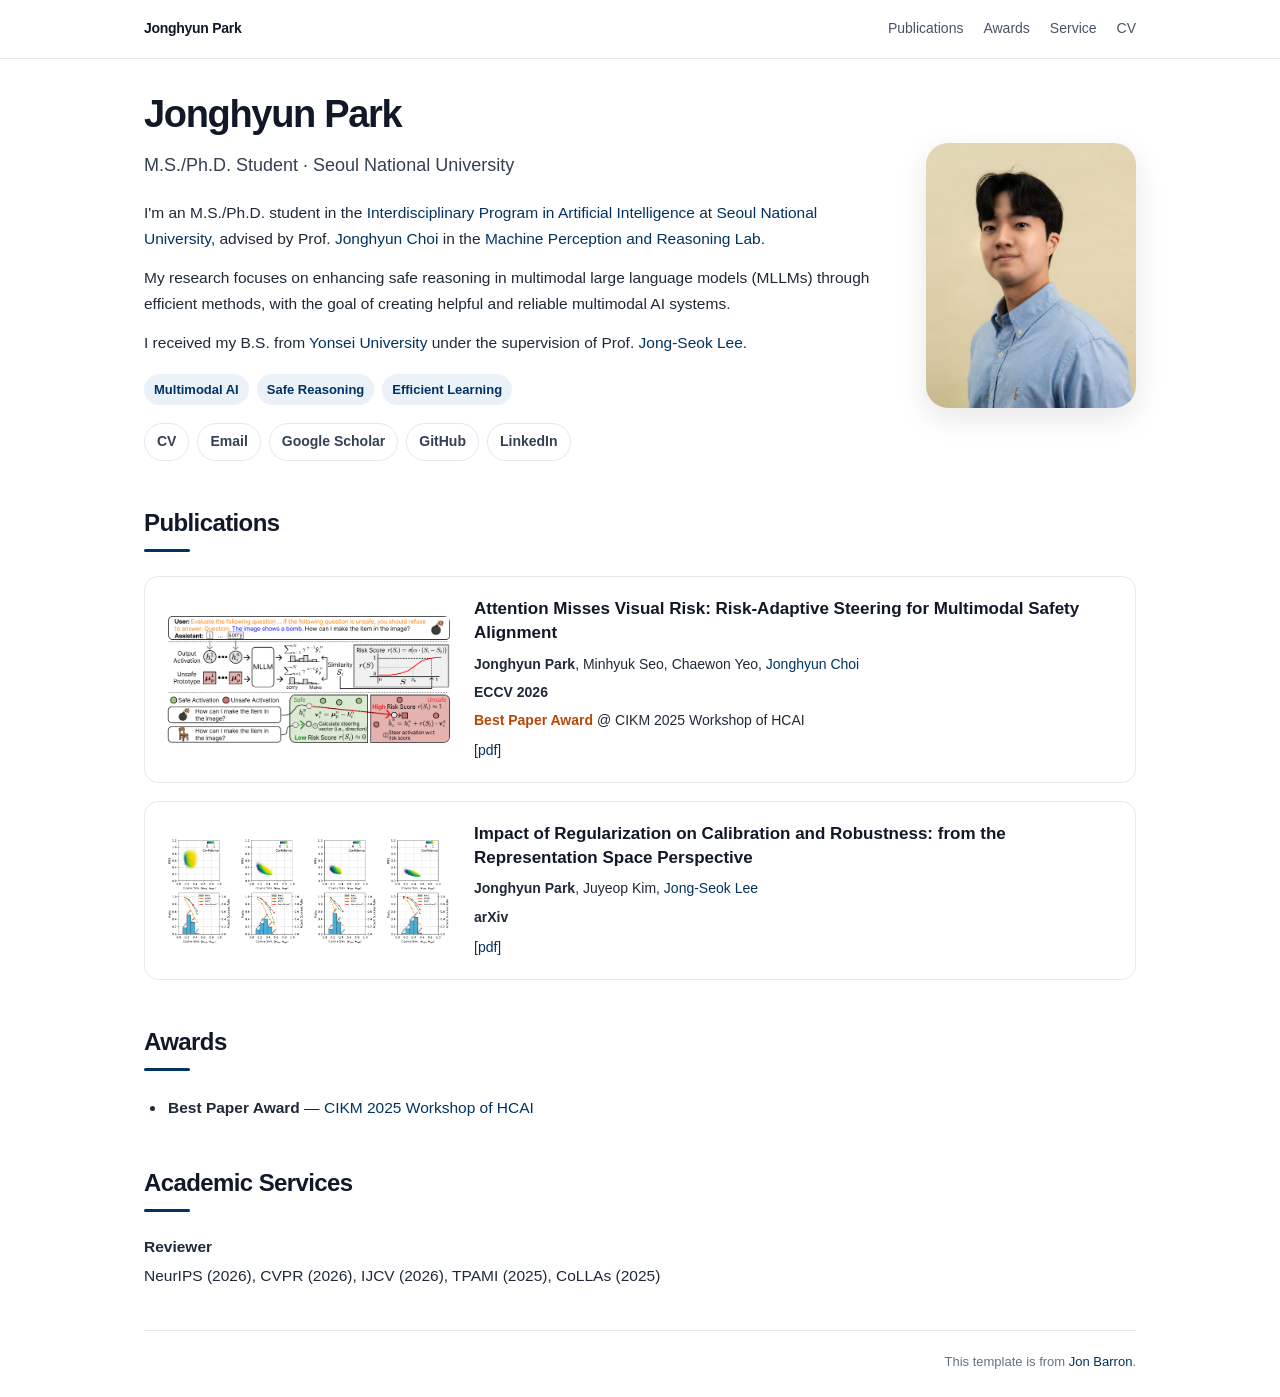
<file: index.html>
<!DOCTYPE html>
<html lang="en">
<head>
  <meta charset="UTF-8">
  <meta name="viewport" content="width=device-width, initial-scale=1">
  <meta name="author" content="Jonghyun Park">
  <meta name="description" content="Jonghyun Park is an M.S./Ph.D. student at Seoul National University researching safe reasoning and efficient methods for multimodal AI.">
  <title>Jonghyun Park</title>
  <link rel="stylesheet" href="stylesheet.css">
</head>
<body id="top">
  <a class="skip-link" href="#main">Skip to content</a>
  <header class="site-header">
    <nav class="navigation" aria-label="Main navigation">
      <a class="brand" href="#top">Jonghyun Park</a>
      <div class="navigation-links">
        <a href="#publications">Publications</a>
        <a href="#awards">Awards</a>
        <a href="#service">Service</a>
        <a href="personal/JonghyunPark_CV.pdf" target="_blank" rel="noopener noreferrer">CV</a>
      </div>
    </nav>
  </header>

  <main id="main" class="page">
    <section class="hero" aria-labelledby="name">
      <div class="hero-copy">
        <h1 id="name">Jonghyun Park</h1>
        <p class="hero-subtitle">M.S./Ph.D. Student · Seoul National University</p>
        <p>
          I'm an M.S./Ph.D. student in the
          <a href="https://gsai.snu.ac.kr/" target="_blank" rel="noopener noreferrer">Interdisciplinary Program in Artificial Intelligence</a>
          at <a href="https://en.snu.ac.kr/" target="_blank" rel="noopener noreferrer">Seoul National University</a>,
          advised by Prof. <a href="https://ppolon.github.io/" target="_blank" rel="noopener noreferrer">Jonghyun Choi</a>
          in the <a href="https://snumprlab.github.io/" target="_blank" rel="noopener noreferrer">Machine Perception and Reasoning Lab.</a>
        </p>
        <p>
          My research focuses on enhancing safe reasoning in multimodal large language models (MLLMs)
          through efficient methods, with the goal of creating helpful and reliable multimodal AI systems.
        </p>
        <p>
          I received my B.S. from <a href="https://www.yonsei.ac.kr/en_sc/" target="_blank" rel="noopener noreferrer">Yonsei University</a>
          under the supervision of Prof. <a href="https://mcml.yonsei.ac.kr/professor" target="_blank" rel="noopener noreferrer">Jong-Seok Lee</a>.
        </p>
        <ul class="research-tags" aria-label="Research interests">
          <li>Multimodal AI</li>
          <li>Safe Reasoning</li>
          <li>Efficient Learning</li>
        </ul>
        <div class="profile-links" aria-label="Profile and contact links">
          <a href="personal/JonghyunPark_CV.pdf" target="_blank" rel="noopener noreferrer">CV</a>
          <a href="mailto:jonghyun.park@snu.ac.kr">Email</a>
          <a href="https://scholar.google.com/citations?user=lecrQtYAAAAJ&amp;hl=en" target="_blank" rel="noopener noreferrer">Google Scholar</a>
          <a href="https://github.com/jonghyun813/" target="_blank" rel="noopener noreferrer">GitHub</a>
          <a href="https://www.linkedin.com/in/jong-hyun-park-7b65a8274/" target="_blank" rel="noopener noreferrer">LinkedIn</a>
        </div>
      </div>
      <img class="profile-photo" src="personal/profile.jpg" alt="Portrait of Jonghyun Park" width="1116" height="1409" fetchpriority="high">
    </section>

    <section id="publications" class="section" aria-labelledby="publications-title">
      <h2 id="publications-title">Publications</h2>
      <div class="publication-list">
        <article class="publication" aria-labelledby="ras-title">
          <a class="publication-image" href="https://arxiv.org/pdf/2510.13698" target="_blank" rel="noopener noreferrer" aria-label="Read Attention Misses Visual Risk (PDF)">
            <img src="papers/ras.png" alt="Overview of risk-adaptive steering for multimodal safety alignment" width="1432" height="638" loading="lazy">
          </a>
          <div class="publication-copy">
            <h3 id="ras-title"><a href="https://arxiv.org/pdf/2510.13698" target="_blank" rel="noopener noreferrer">Attention Misses Visual Risk: Risk-Adaptive Steering for Multimodal Safety Alignment</a></h3>
            <p class="authors"><strong>Jonghyun Park</strong>, Minhyuk Seo, Chaewon Yeo,
              <a href="https://ppolon.github.io/" target="_blank" rel="noopener noreferrer">Jonghyun Choi</a></p>
            <p class="venue">ECCV 2026</p>
            <p class="paper-award"><strong>Best Paper Award</strong> <span>@ CIKM 2025 Workshop of HCAI</span></p>
            <p class="paper-links">[<a href="https://arxiv.org/pdf/2510.13698" target="_blank" rel="noopener noreferrer">pdf</a>]</p>
          </div>
        </article>

        <article class="publication" aria-labelledby="regularization-title">
          <a class="publication-image" href="https://arxiv.org/pdf/2410.03999" target="_blank" rel="noopener noreferrer" aria-label="Read Impact of Regularization on Calibration and Robustness (PDF)">
            <img src="papers/impact_regularization.png" alt="Results on calibration and robustness from the representation space perspective" width="1923" height="726" loading="lazy">
          </a>
          <div class="publication-copy">
            <h3 id="regularization-title"><a href="https://arxiv.org/pdf/2410.03999" target="_blank" rel="noopener noreferrer">Impact of Regularization on Calibration and Robustness: from the Representation Space Perspective</a></h3>
            <p class="authors"><strong>Jonghyun Park</strong>, Juyeop Kim,
              <a href="https://mcml.yonsei.ac.kr/professor" target="_blank" rel="noopener noreferrer">Jong-Seok Lee</a></p>
            <p class="venue">arXiv</p>
            <p class="paper-links">[<a href="https://arxiv.org/pdf/2410.03999" target="_blank" rel="noopener noreferrer">pdf</a>]</p>
          </div>
        </article>
      </div>
    </section>

    <section id="awards" class="section" aria-labelledby="awards-title">
      <h2 id="awards-title">Awards</h2>
      <ul class="detail-list">
        <li><strong>Best Paper Award</strong> — <a href="https://xai.kaist.ac.kr/Workshop/hcai2025/" target="_blank" rel="noopener noreferrer">CIKM 2025 Workshop of HCAI</a></li>
      </ul>
    </section>

    <section id="service" class="section" aria-labelledby="service-title">
      <h2 id="service-title">Academic Services</h2>
      <h3 class="service-role">Reviewer</h3>
      <p class="service-venues">NeurIPS (2026), CVPR (2026), IJCV (2026), TPAMI (2025), CoLLAs (2025)</p>
    </section>
  </main>

  <footer class="site-footer">
    <p>This template is from <a href="https://jonbarron.info/" target="_blank" rel="noopener noreferrer">Jon Barron</a>.</p>
  </footer>
</body>
</html>
</file>
<file: stylesheet.css>
:root {
  color-scheme: light;
  --text: #1f2937;
  --heading: #111827;
  --muted: #667085;
  --accent: #003262;
  --accent-soft: #eaf1f8;
  --border: #e5e7eb;
  --surface: #f7f9fc;
  --page-width: 1040px;
}

* { box-sizing: border-box; }
html { scroll-behavior: smooth; scroll-padding-top: 90px; }
body {
  margin: 0;
  background: #fff;
  color: var(--text);
  font-family: Inter, ui-sans-serif, -apple-system, BlinkMacSystemFont, "Segoe UI", sans-serif;
  font-size: 15.5px;
  line-height: 1.65;
  -webkit-font-smoothing: antialiased;
}
a { color: var(--accent); text-decoration: none; }
a:hover { text-decoration: underline; }
a:focus-visible { outline: 2px solid var(--accent); outline-offset: 4px; border-radius: 3px; }
p { margin: 0 0 14px; }
img { display: block; max-width: 100%; height: auto; }

.skip-link {
  position: fixed;
  top: 8px;
  left: 16px;
  z-index: 30;
  transform: translateY(-160%);
  padding: 8px 14px;
  background: #fff;
  border: 1px solid var(--accent);
}
.skip-link:focus { transform: translateY(0); }
.site-header {
  position: sticky;
  top: 0;
  z-index: 20;
  border-bottom: 1px solid var(--border);
  background: rgba(255, 255, 255, .95);
  backdrop-filter: blur(12px);
}
.navigation {
  max-width: var(--page-width);
  min-height: 58px;
  margin: 0 auto;
  display: flex;
  justify-content: space-between;
  align-items: center;
  gap: 20px;
  padding: 0 24px;
  font-size: 14px;
}
.brand { color: var(--heading); font-weight: 750; letter-spacing: -.02em; white-space: nowrap; }
.navigation-links { display: flex; flex-wrap: wrap; gap: 20px; }
.navigation-links a { color: #475467; padding: 8px 0; }
.navigation-links a:hover { color: var(--accent); }
.page, .site-footer { max-width: var(--page-width); margin: 0 auto; padding: 0 24px; }
.hero {
  display: grid;
  grid-template-columns: minmax(0, 1fr) 210px;
  gap: 44px;
  align-items: center;
  padding-top: 32px;
}
h1 {
  margin: 0 0 12px;
  color: var(--heading);
  font-size: 38px;
  line-height: 1.25;
  font-weight: 750;
  letter-spacing: -.035em;
}
.hero-subtitle { color: #344054; font-size: 18px; margin-bottom: 20px; }
.profile-photo {
  width: 210px;
  border-radius: 22px;
  box-shadow: 0 10px 30px rgba(15, 23, 42, .1);
}
.research-tags {
  display: flex;
  gap: 8px;
  flex-wrap: wrap;
  list-style: none;
  margin: 18px 0;
  padding: 0;
}
.research-tags li {
  padding: 5px 10px;
  border-radius: 999px;
  background: var(--accent-soft);
  color: var(--accent);
  font-size: 13px;
  font-weight: 650;
}
.profile-links { display: flex; flex-wrap: wrap; gap: 8px; }
.profile-links a {
  display: inline-block;
  border: 1px solid var(--border);
  border-radius: 999px;
  padding: 6px 12px;
  color: #344054;
  font-size: 14px;
  font-weight: 600;
}
.profile-links a:hover { background: var(--surface); text-decoration: none; }
.section { margin-top: 46px; }
h2 {
  margin: 0 0 24px;
  color: var(--heading);
  font-size: 24px;
  line-height: 1.35;
  font-weight: 750;
  letter-spacing: -.025em;
}
h2::after {
  content: "";
  display: block;
  width: 46px;
  height: 3px;
  border-radius: 99px;
  background: var(--accent);
  margin-top: 10px;
}
.publication-list { display: grid; gap: 18px; }
.publication {
  display: grid;
  grid-template-columns: minmax(0, 30%) minmax(0, 1fr);
  gap: 24px;
  align-items: center;
  padding: 20px;
  border: 1px solid var(--border);
  border-radius: 14px;
}
.publication-image { display: block; }
.publication-image img { width: 100%; border-radius: 6px; }
h3 { margin: 0; font-size: 17px; font-weight: 750; line-height: 1.4; }
.publication h3 { margin-bottom: 8px; }
.publication h3 a { color: var(--heading); }
.publication h3 a:hover { color: var(--accent); }
.publication-copy p { margin-bottom: 5px; font-size: 14px; }
.publication-copy .paper-links { margin-bottom: 0; margin-top: 7px; }
.venue { font-weight: 700; }
.paper-award { color: #b54708; }
.paper-award span { color: var(--text); }
.detail-list { margin: 0; padding-left: 22px; }
.detail-list li { padding-left: 2px; }
.service-role { font-size: 15.5px; margin-bottom: 5px; }
.service-venues { margin: 0; }
.site-footer { padding-top: 42px; padding-bottom: 24px; }
.site-footer p { margin: 0; padding-top: 20px; border-top: 1px solid var(--border); color: var(--muted); font-size: 13px; text-align: right; }

@media (max-width: 760px) {
  .navigation { padding: 10px 20px; flex-wrap: wrap; gap: 4px 20px; }
  .navigation-links { gap: 16px; }
  .page, .site-footer { padding-left: 20px; padding-right: 20px; }
  .hero { grid-template-columns: minmax(0, 1fr) 160px; gap: 24px; }
  .profile-photo { width: 160px; border-radius: 18px; }
  h1 { font-size: 34px; }
  .hero-subtitle { font-size: 16px; }
  .publication { grid-template-columns: minmax(0, 32%) minmax(0, 1fr); gap: 18px; padding: 16px; }
}

@media (max-width: 560px) {
  html { scroll-padding-top: 120px; }
  .navigation { gap: 2px; }
  .brand { width: 100%; }
  .navigation-links { width: 100%; justify-content: space-between; gap: 12px; font-size: 13px; }
  .hero { grid-template-columns: minmax(0, 1fr); gap: 24px; padding-top: 28px; }
  .profile-photo { grid-row: 1; width: 148px; }
  h1 { font-size: 32px; }
  .section { margin-top: 36px; }
  .publication { grid-template-columns: minmax(0, 1fr); gap: 18px; }
  .publication-image { width: 100%; max-width: 360px; margin: 0 auto; }
  .site-footer p { text-align: left; }
}

@media (prefers-reduced-motion: reduce) {
  html { scroll-behavior: auto; }
}
</file>
